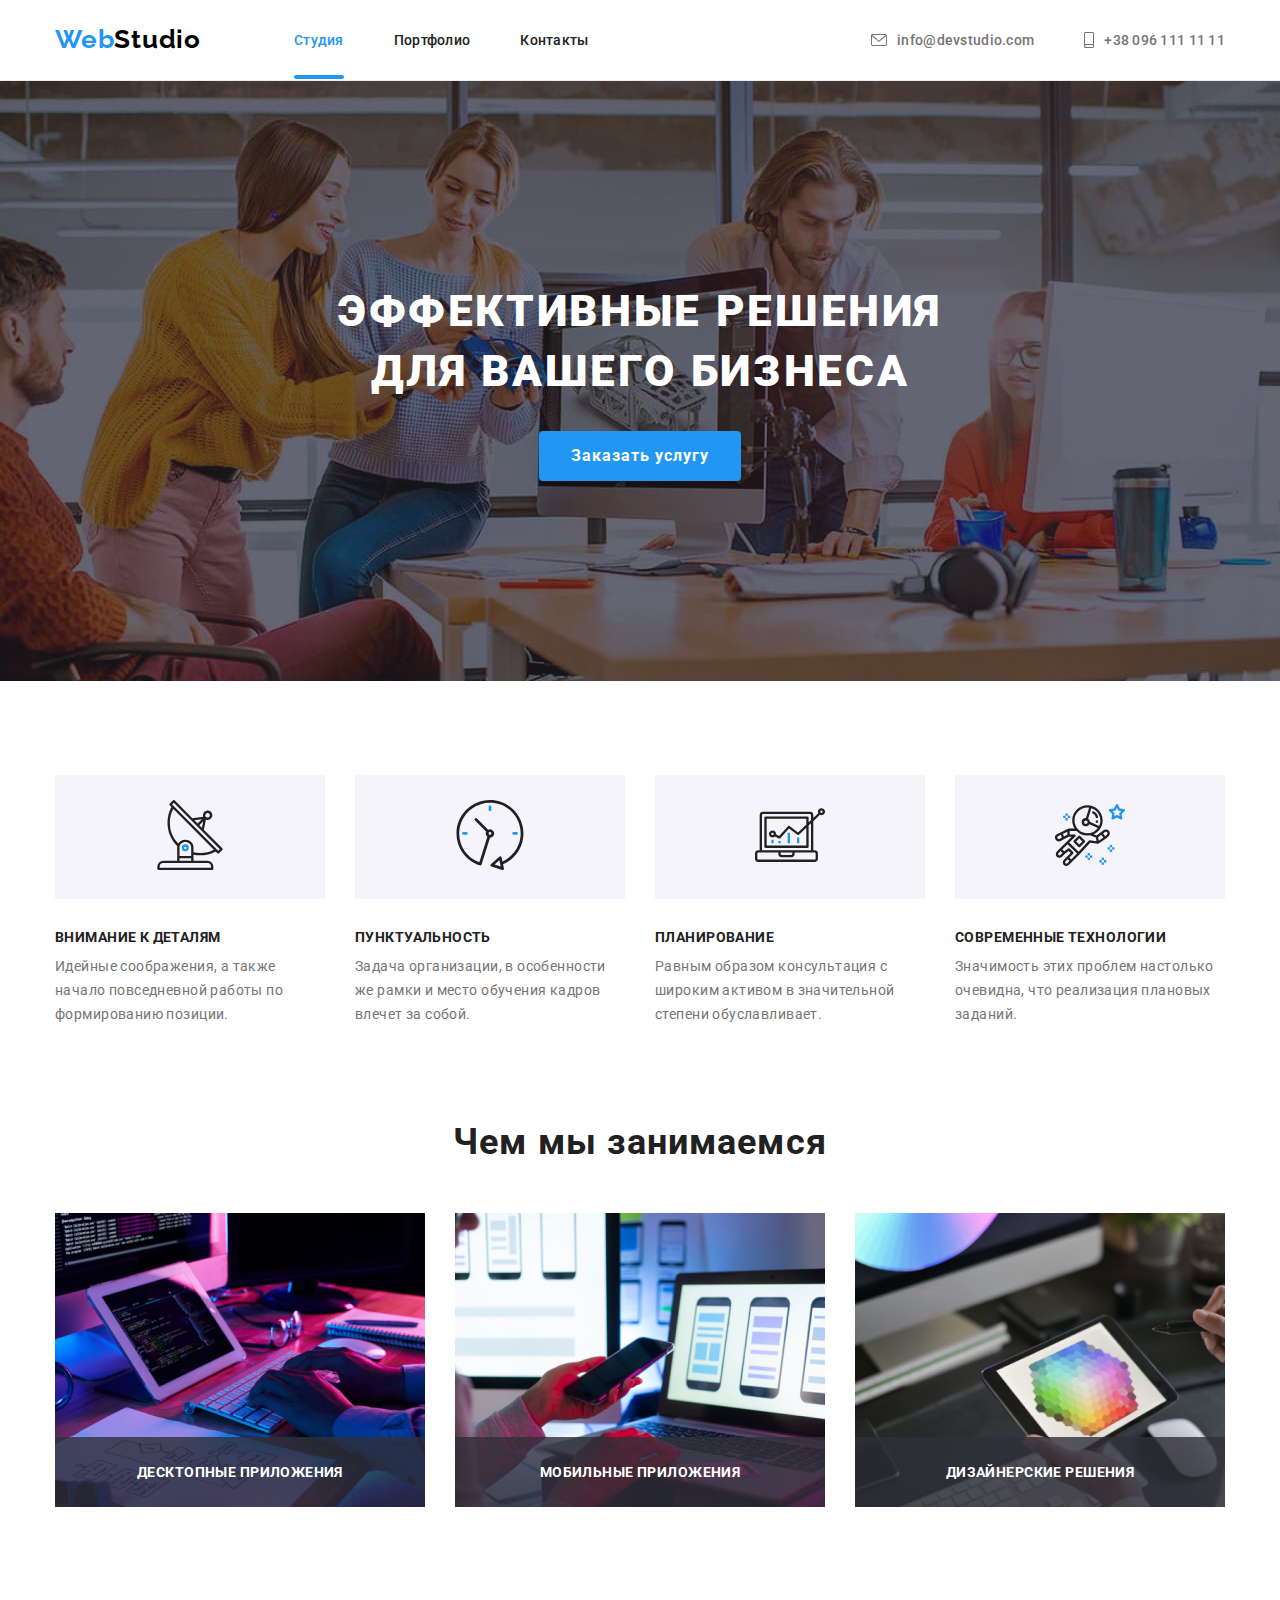
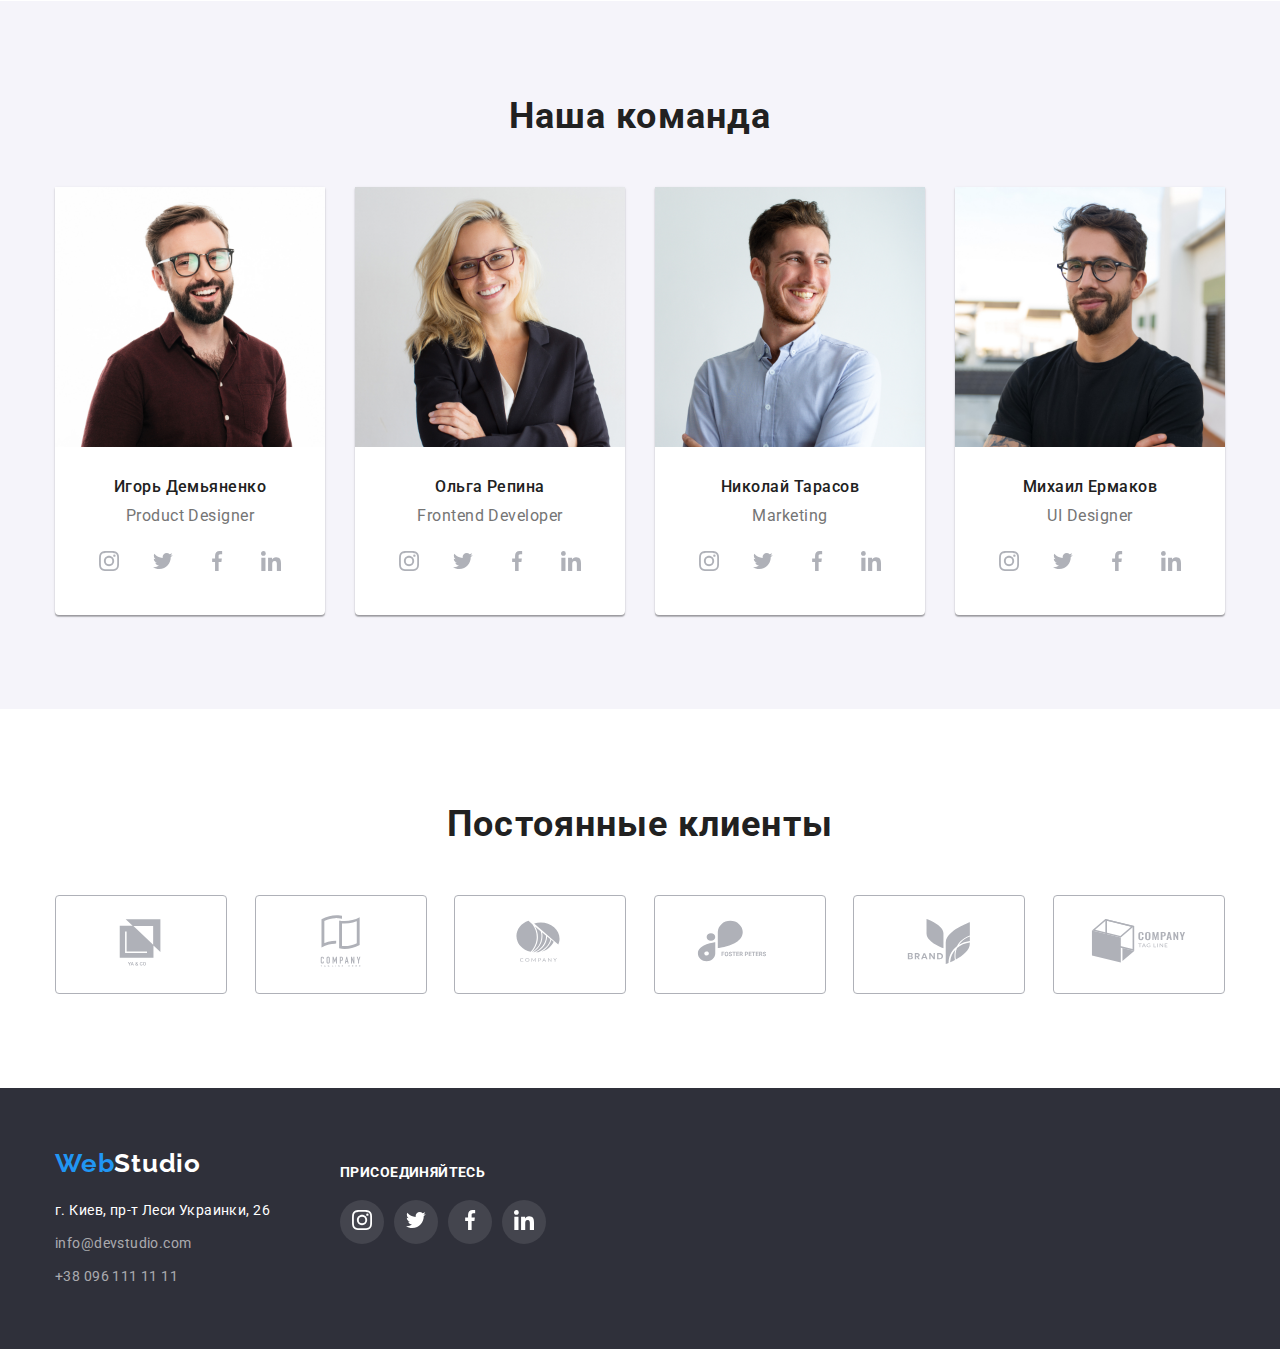
<file: index.html>
<!DOCTYPE html>
<html lang="ru">
<head>
    <meta charset="UTF-8">
    <meta http-equiv="X-UA-Compatible" content="IE=edge">
    <meta name="viewport" content="width=device-width, initial-scale=1.0">
    <title>goit-markup-hw-01</title>
    <link rel="preconnect" href="https://fonts.gstatic.com">
    <link href="https://fonts.googleapis.com/css2?family=Raleway:wght@700&family=Roboto:wght@400;500;700;900&display=swap"
        rel="stylesheet">
    <link rel="stylesheet" href="https://cdnjs.cloudflare.com/ajax/libs/modern-normalize/1.0.0/modern-normalize.min.css">
    <link rel="stylesheet" href="./css/styles.css">
</head>
<body>
    <header class="page-header">
        <div class="container nav-media">
            <nav class="main-nav">
                <a href="./index.html" class="logo"> <span class="logo-primary">Web</span>Studio</a>
                <ul class="site-nav">
                    <li class="item"><a href="./index.html" class="link current">Студия</a></li>
                    <li class="item"><a href="./portfolio.html" class="link">Портфолио</a></li>
                    <li class="item"><a href="" class="link">Контакты</a></li>
                </ul>
            </nav>
            <ul class="site-media">
                <li class="item"><a href="mailto:info@devstudio.com" class="link"><svg class="icon" width="16px" height="12px">
                    <use href="./images/svg/symbol-defs.svg#envelope"></use>
                </svg>info@devstudio.com</a></li>
                <li class="item"><a href="tel:+380961111111" class="link"><svg class="icon" width="10px" height="16px">
                    <use href="./images/svg/symbol-defs.svg#smartphone"></use>
                </svg>+38 096 111 11 11</a></li>
            </ul>
        </div>
    </header>

    <main>
        <section class="hero">
            <div class="container">
                <h1 class="hero-title">Эффективные решения <br />для вашего бизнеса</h1>
                <button data-modal-open type="button" class="button primary">Заказать услугу</button>
            </div>
        </section>
        <section class="section">
            <div class="container">
                <h2 class="visually-hidden">Наши преимущества</h2>
                <ul class="features">
                    <li class="item">
                        <div class="features-icon">
                            <svg class="icon" width="70px" height="70px">
                                <use href="./images/svg/symbol-defs.svg#antenna1"></use>
                            </svg>
                        </div>  
                        <h3 class="features-title">Внимание к деталям</h3>
                        <p class="features-description">
                            Идейные соображения, а также начало повседневной работы по формированию позиции.
                        </p>
                    </li>
                    <li class="item">
                        <div class="features-icon">
                            <svg class="icon" width="70px" height="70px">
                                <use href="./images/svg/symbol-defs.svg#clock1"></use>
                            </svg>
                        </div>
                        <h3 class="features-title">Пунктуальность</h3>
                        <p class="features-description">
                            Задача организации, в особенности же рамки и место обучения кадров влечет за собой.
                        </p>
                    </li>
                    <li class="item">
                        <div class="features-icon">
                            <svg class="icon" width="70px" height="70px">
                                <use href="./images/svg/symbol-defs.svg#diagram1"></use>
                            </svg>
                        </div>
                        <h3 class="features-title">Планирование</h3>
                        <p class="features-description">
                            Равным образом консультация с широким активом в значительной степени обуславливает.
                        </p>
                    </li>
                    <li class="item">
                        <div class="features-icon">
                            <svg class="icon" width="70px" height="70px">
                                <use href="./images/svg/symbol-defs.svg#astronaut1"></use>
                            </svg>
                        </div>
                        <h3 class="features-title">Современные технологии</h3>
                        <p class="features-description">Значимость этих проблем настолько очевидна, что реализация плановых заданий.</p>
                    </li>
                </ul>
            </div>
        </section>
        <section class="section">
          <div class="container">
                <h2 class="section-title">Чем мы занимаемся</h2>
                <ul class="speciality">
                    <li class="item"> 
                        <div class="thumb">
                            <img src="./images/box1.jpg" alt="box1" width="370" class="speciality-image">
                            <p class="label">десктопные приложения</p>
                        </div>
                    </li>
                    <li class="item">
                        <div class="thumb">
                            <img src="./images/box2.jpg" alt="box2" width="370" class="speciality-image">
                            <p class="label">мобильные приложения</p>
                        </div>
                    </li>
                    <li class="item">
                        <div class="thumb">
                            <img src="./images/box3.jpg" alt="box3" width="370" class="speciality-image">
                            <p class="label">дизайнерские решения</p>
                        </div>
                    </li>
                </ul>
          </div>
        </section>
        <section class="section section-team">
            <div class="container">
                <h2 class="section-title">Наша команда</h2>
                <ul class="team">
                    <li class="member-list">
                        <img src="./images/img1.jpg" alt="img1" width="270" class="member-image">
                        <div class="member-info">
                            <p class="team-member">Игорь Демьяненко</p>
                            <p class="team-position">Product Designer</p>
                        </div>
                        <div class="socials">
                            <ul class="member-socials">
                                <li class="item">
                                    <button type="button" class="button"><svg class="button-socials" width="20px" height="20px">
                                            <use href="./images/svg/symbol-defs.svg#instagram"></use>
                                        </svg></button>
                                </li>
                                <li class="item">
                                    <button type="button" class="button"><svg class="button-socials" width="20px" height="20px">
                                        <use href="./images/svg/symbol-defs.svg#twitter"></use>
                                    </svg></button></li>
                                    
                                </li>
                                <li class="item">
                                    <button type="button" class="button"><svg class="button-socials" width="20px" height="20px">
                                            <use href="./images/svg/symbol-defs.svg#facebook"></use>
                                        </svg></button>
                                </li>
                                <li class="item">
                                    <button type="button" class="button"><svg class="button-socials" width="20px" height="20px">
                                            <use href="./images/svg/symbol-defs.svg#linkedin"></use>
                                        </svg></button>
                                </li>
                            </ul>
                        </div>
                    </li>
                    <li class="member-list">
                        <img src="./images/img2.jpg" alt="img2" width="270" class="member-image">
                        <div class="member-info">
                            <p class="team-member">Ольга Репина</p>
                            <p class="team-position">Frontend Developer</p>
                        </div>
                        <div class="socials">
                            <ul class="member-socials">
                                <li class="item">
                                    <button type="button" class="button"><svg class="button-socials" width="20px" height="20px">
                                            <use href="./images/svg/symbol-defs.svg#instagram"></use>
                                        </svg></button>
                                </li>
                                <li class="item">
                                    <button type="button" class="button"><svg class="button-socials" width="20px" height="20px">
                                            <use href="./images/svg/symbol-defs.svg#twitter"></use>
                                        </svg></button>
                                </li>
                        
                                </li>
                                <li class="item">
                                    <button type="button" class="button"><svg class="button-socials" width="20px" height="20px">
                                            <use href="./images/svg/symbol-defs.svg#facebook"></use>
                                        </svg></button>
                                </li>
                                <li class="item">
                                    <button type="button" class="button"><svg class="button-socials" width="20px" height="20px">
                                            <use href="./images/svg/symbol-defs.svg#linkedin"></use>
                                        </svg></button>
                                </li>
                            </ul>
                        </div>
                    </li>
                    <li class="member-list">
                        <img src="./images/img3.jpg" alt="img3" width="270" class="member-image">
                        <div class="member-info">
                            <p class="team-member">Николай Тарасов</p>
                            <p class="team-position">Marketing</p>
                        </div>
                        <div class="socials">
                            <ul class="member-socials">
                                <li class="item">
                                    <button type="button" class="button"><svg class="button-socials" width="20px" height="20px">
                                            <use href="./images/svg/symbol-defs.svg#instagram"></use>
                                        </svg></button>
                                </li>
                                <li class="item">
                                    <button type="button" class="button"><svg class="button-socials" width="20px" height="20px">
                                            <use href="./images/svg/symbol-defs.svg#twitter"></use>
                                        </svg></button>
                                </li>
                        
                                </li>
                                <li class="item">
                                    <button type="button" class="button"><svg class="button-socials" width="20px" height="20px">
                                            <use href="./images/svg/symbol-defs.svg#facebook"></use>
                                        </svg></button>
                                </li>
                                <li class="item">
                                    <button type="button" class="button"><svg class="button-socials" width="20px" height="20px">
                                            <use href="./images/svg/symbol-defs.svg#linkedin"></use>
                                        </svg></button>
                                </li>
                            </ul>
                        </div>
                    </li>
                    <li class="member-list">
                        <img src="./images/img4.jpg" alt="img4" width="270" class="member-image">
                        <div class="member-info">
                            <p class="team-member">Михаил Ермаков</p>
                            <p class="team-position">UI Designer</p>
                        </div>
                        <div class="socials">
                            <ul class="member-socials">
                                <li class="item">
                                    <button type="button" class="button"><svg class="button-socials" width="20px" height="20px">
                                            <use href="./images/svg/symbol-defs.svg#instagram"></use>
                                        </svg></button>
                                </li>
                                <li class="item">
                                    <button type="button" class="button"><svg class="button-socials" width="20px" height="20px">
                                        <use href="./images/svg/symbol-defs.svg#twitter"></use>
                                    </svg></button></li>
                                    
                                </li>
                                <li class="item">
                                    <button type="button" class="button"><svg class="button-socials" width="20px" height="20px">
                                            <use href="./images/svg/symbol-defs.svg#facebook"></use>
                                        </svg></button>
                                </li>
                                <li class="item">
                                    <button type="button" class="button"><svg class="button-socials" width="20px" height="20px">
                                            <use href="./images/svg/symbol-defs.svg#linkedin"></use>
                                        </svg></button>
                                </li>
                            </ul>
                        </div>
                    </li>
                
                </ul>
            </div>
        </section>
        <section class="section">
            <div class="container">
                <h2 class="section-title">Постоянные клиенты</h2>
                <ul class="clients-icons">
                    <li class="item">
                        <button type="button" class="button"><svg class="button-clients" width="106px" height="60px">
                        <use href="./images/svg/symbol-defs.svg#Client1"></use>
                    </svg> </button>
                    </li>
                    <li class="item">
                        <button type="button" class="button"><svg class="button-clients" width="106px" height="60px">
                                <use href="./images/svg/symbol-defs.svg#Client2"></use>
                            </svg> </button>
                    </li>
                    <li class="item">
                        <button type="button" class="button"><svg class="button-clients" width="106px" height="60px">
                                <use href="./images/svg/symbol-defs.svg#Client3"></use>
                            </svg> </button>
                    </li>
                    <li class="item">
                        <button type="button" class="button"><svg class="button-clients" width="106px" height="60px">
                                <use href="./images/svg/symbol-defs.svg#Client4"></use>
                            </svg> </button>
                    </li>
                    <li class="item">
                        <button type="button" class="button"><svg class="button-clients" width="106px" height="60px">
                                <use href="./images/svg/symbol-defs.svg#Client5"></use>
                            </svg> </button>
                    </li>
                    <li class="item">
                        <button type="button" class="button"><svg class="button-clients" width="106px" height="60px">
                                <use href="./images/svg/symbol-defs.svg#Client6"></use>
                            </svg> </button>
                    </li>
                </ul>
            </div>
        </section>
        
    </main>

    <footer class="footer">
        <div class="container">
            <div class="address-info">
                <a href="./index.html" class="logo"> <span class="logo-primary">Web</span>Studio</a>
                <address>
                    <ul class="address">
                        <li>
                            <p class="item">г. Киев, пр-т Леси Украинки, 26</p>
                        </li>
                        <li class="media">
                            <p class="item">info@devstudio.com</p>
                        </li>
                        <li class="media">
                            <p class="item">+38 096 111 11 11</p>
                        </li>
                    </ul>
                </address>
            </div>
            <div class="social">
                    <p class="social-invite">присоединяйтесь</p>
                    <ul class="footer-socials">
                        <li class="item">
                            <button type="button" class="button"><svg class="button-socials" width="20px" height="20px">
                                    <use href="./images/svg/symbol-defs.svg#instagram"></use>
                                </svg></button>
                        </li>
                        <li class="item">
                            <button type="button" class="button"><svg class="button-socials" width="20px" height="20px">
                                    <use href="./images/svg/symbol-defs.svg#twitter"></use>
                                </svg></button>
                        </li>
                    
                        </li>
                        <li class="item">
                            <button type="button" class="button"><svg class="button-socials" width="20px" height="20px">
                                    <use href="./images/svg/symbol-defs.svg#facebook"></use>
                                </svg></button>
                        </li>
                        <li class="item">
                            <button type="button" class="button"><svg class="button-socials" width="20px" height="20px">
                                    <use href="./images/svg/symbol-defs.svg#linkedin"></use>
                                </svg></button>
                        </li>
                    </ul>

            </div>
        </div>
    </footer>

    <div data-modal class="backdrop is-hidden">
        <div class="modal">
            <button data-modal-close type="button" class="button"><svg class="button-close" width="30px" height="30px">
                <use href="./images/svg/symbol-defs.svg#close"></use>
                </svg>
            </button>

        </div>
    </div>

    <script src="./js/modal.js"></script>
</body>
</html>
</file>
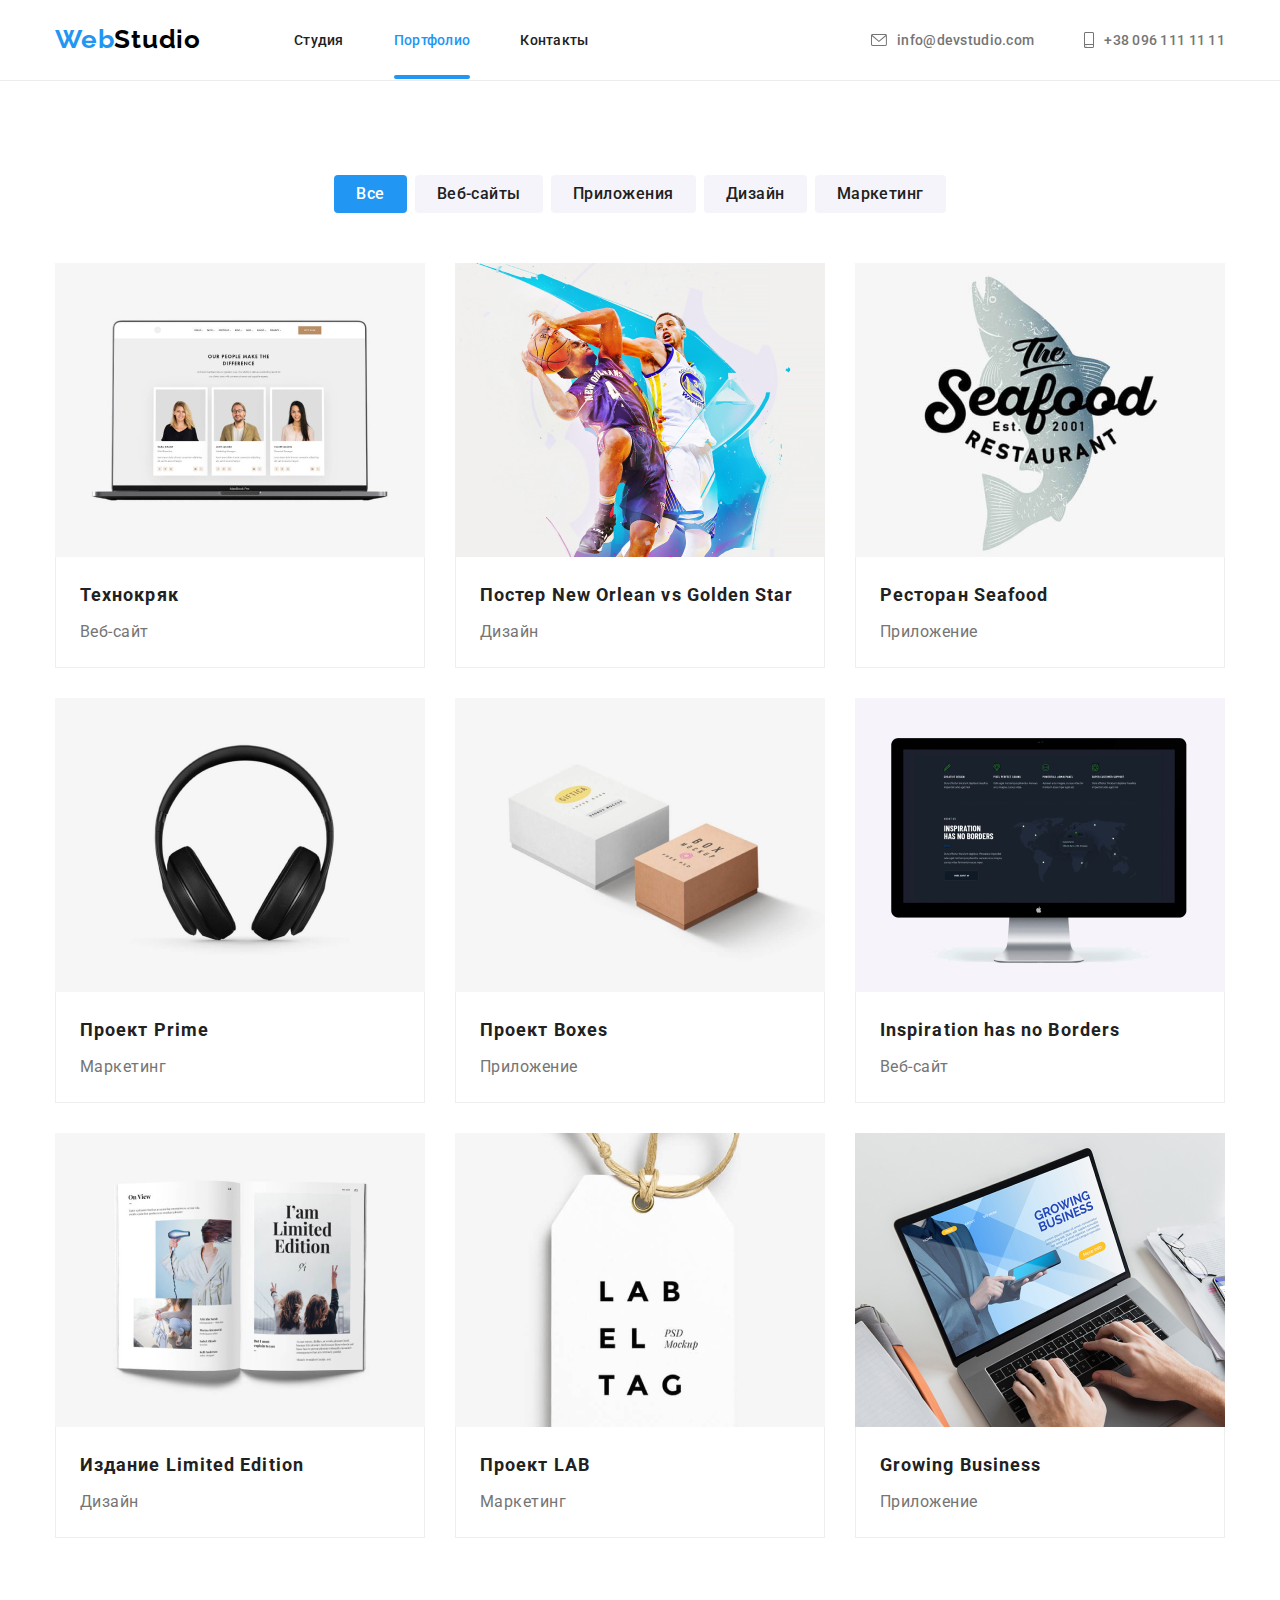
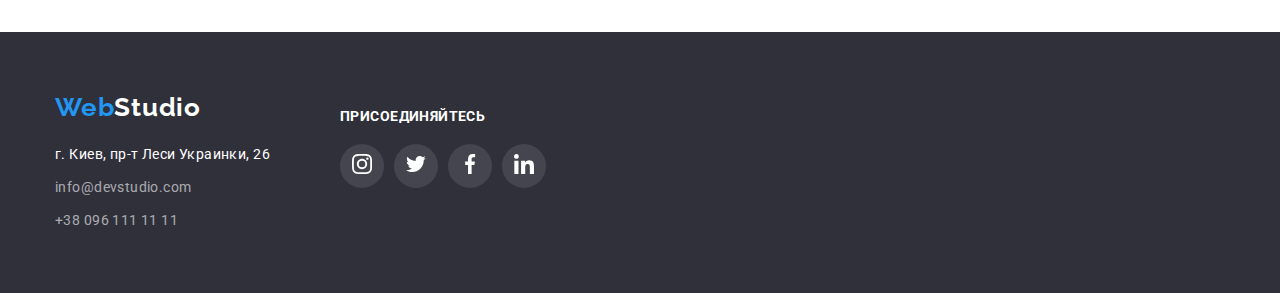
<file: portfolio.html>
<!DOCTYPE html>
<html lang="ru">
<head>
    <meta charset="UTF-8">
    <meta http-equiv="X-UA-Compatible" content="IE=edge">
    <meta name="viewport" content="width=device-width, initial-scale=1.0">
    <title>goit-markup-hw-01</title>
    <link rel="preconnect" href="https://fonts.gstatic.com">
    <link href="https://fonts.googleapis.com/css2?family=Raleway:wght@700&family=Roboto:wght@400;500;700;900&display=swap"
        rel="stylesheet">
    <link rel="stylesheet" href="https://cdnjs.cloudflare.com/ajax/libs/modern-normalize/1.0.0/modern-normalize.min.css">
    <link rel="stylesheet" href="./css/styles.css">
</head>
<body>
    <header class="page-header">
        <div class="container nav-media">
               <nav class="main-nav">
                <a href="./index.html" class="logo"> <span class="logo-primary">Web</span>Studio</a>
                <ul class="site-nav">
                    <li class="item"><a href="./index.html" class="link">Студия</a></li>
                    <li class="item"><a href="./portfolio.html" class="link current">Портфолио</a></li>
                    <li class="item"><a href="" class="link">Контакты</a></li>
                </ul>
            </nav>
            <ul class="site-media">
                <li class="item"><a href="mailto:info@devstudio.com" class="link"><svg class="icon" width="16px"
                            height="12px">
                            <use href="./images/svg/symbol-defs.svg#envelope"></use>
                        </svg>info@devstudio.com</a></li>
                <li class="item"><a href="tel:+380961111111" class="link"><svg class="icon" width="10px" height="16px">
                            <use href="./images/svg/symbol-defs.svg#smartphone"></use>
                        </svg>+38 096 111 11 11</a></li>
            </ul>
        </div>
    </header>

    <main>
        <section class="portfolio"> 
            <div class="container">
                <h1 class="visually-hidden">Portfolio</h1>
                <ul class="filter">
                    <li class="item"><button type="button" class="button current">Все</button></li>
                    <li class="item"><button type="button" class="button">Веб-сайты</button></li>
                    <li class="item"><button type="button" class="button">Приложения</button></li>
                    <li class="item"><button type="button" class="button">Дизайн</button></li>
                    <li class="item"><button type="button" class="button">Маркетинг</button></li>
                </ul>
                <ul class="examples">
                    <li class="example-list">
                        <div class="example-thumb">
                            <img src="./images/portfolio1.jpg" alt="portfolio1" class="example-image">
                            <div class="example-overlay">
                                <div class="description">
                                    <p class="description-text">Технокряк это современная площадка распространения коронавируса. Компании используют эту
                                        платформу для цифрового
                                        шпионажа и атак на защищённые сервера конкурентов.</p>
                                </div>
                            </div>
                        </div>
                        <div class="example">
                            <p class="example-name">Технокряк</p>
                            <p class="example-filter">Веб-сайт</p>
                            </div>
                        
                    </li>
                    <li class="example-list">
                        <div class="example-thumb">
                            <img src="./images/portfolio2.jpg" alt="portfolio2" class="example-image">
                            <div class="example-overlay">
                                <div class="description">
                                    <p class="description-text">Технокряк это современная площадка распространения коронавируса. Компании
                                        используют эту
                                        платформу для цифрового
                                        шпионажа и атак на защищённые сервера конкурентов.</p>
                                </div>
                            </div>
                        </div>
                        <div class="example">
                            <p class="example-name">Постер New Orlean vs Golden Star</p>
                            <p class="example-filter">Дизайн</p>
                        </div>
                    </li>
                    <li class="example-list">
                        <div class="example-thumb">
                            <img src="./images/portfolio3.jpg" alt="portfolio3" class="example-image">
                            <div class="example-overlay">
                                <div class="description">
                                    <p class="description-text">Технокряк это современная площадка распространения коронавируса. Компании
                                        используют эту
                                        платформу для цифрового
                                        шпионажа и атак на защищённые сервера конкурентов.</p>
                                </div>
                            </div>
                        </div>
                        <div class="example">
                            <p class="example-name">Ресторан Seafood</p>
                            <p class="example-filter">Приложение</p>
                        </div>
                    </li>
                    <li class="example-list">
                        <div class="example-thumb">
                            <img src="./images/portfolio4.jpg" alt="portfolio4" class="example-image">
                            <div class="example-overlay">
                                <div class="description">
                                    <p class="description-text">Технокряк это современная площадка распространения коронавируса. Компании
                                        используют эту
                                        платформу для цифрового
                                        шпионажа и атак на защищённые сервера конкурентов.</p>
                                </div>
                            </div>
                        </div>
                        <div class="example">
                            <p class="example-name">Проект Prime</p>
                            <p class="example-filter">Маркетинг</p>
                        </div>
                    </li>
                    <li class="example-list">
                        <div class="example-thumb">
                            <img src="./images/portfolio5.jpg" alt="portfolio5" class="example-image">
                            <div class="example-overlay">
                                <div class="description">
                                    <p class="description-text">Технокряк это современная площадка распространения коронавируса. Компании
                                        используют эту
                                        платформу для цифрового
                                        шпионажа и атак на защищённые сервера конкурентов.</p>
                                </div>
                            </div>
                        </div>
                        <div class="example">
                            <p class="example-name">Проект Boxes</p>
                            <p class="example-filter">Приложение</p>
                        </div>
                    </li>
                    <li class="example-list">
                        <div class="example-thumb">
                            <img src="./images/portfolio6.jpg" alt="portfolio6" class="example-image">
                            <div class="example-overlay">
                                <div class="description">
                                    <p class="description-text">Технокряк это современная площадка распространения коронавируса. Компании
                                        используют эту
                                        платформу для цифрового
                                        шпионажа и атак на защищённые сервера конкурентов.</p>
                                </div>
                            </div>
                        </div>
                        <div class="example">
                            <p class="example-name">Inspiration has no Borders</p>
                            <p class="example-filter">Веб-сайт</p>
                        </div>
                    </li>
                    <li class="example-list">
                        <div class="example-thumb">
                            <img src="./images/portfolio7.jpg" alt="portfolio7" class="example-image">
                            <div class="example-overlay">
                                <div class="description">
                                    <p class="description-text">Технокряк это современная площадка распространения коронавируса. Компании
                                        используют эту
                                        платформу для цифрового
                                        шпионажа и атак на защищённые сервера конкурентов.</p>
                                </div>
                            </div>
                        </div>
                        <div class="example">
                            <p class="example-name">Издание Limited Edition</p>
                            <p class="example-filter">Дизайн</p>
                        </div>
                    </li>
                    <li class="example-list">
                        <div class="example-thumb">
                            <img src="./images/portfolio8.jpg" alt="portfolio8" class="example-image">
                            <div class="example-overlay">
                                <div class="description">
                                    <p class="description-text">Технокряк это современная площадка распространения коронавируса. Компании
                                        используют эту
                                        платформу для цифрового
                                        шпионажа и атак на защищённые сервера конкурентов.</p>
                                </div>
                            </div>
                        </div>
                        <div class="example">
                            <p class="example-name">Проект LAB</p>
                            <p class="example-filter">Маркетинг</p>
                        </div>
                    </li>
                    <li class="example-list">
                        <div class="example-thumb">
                            <img src="./images/portfolio9.jpg" alt="portfolio9" class="example-image">
                            <div class="example-overlay">
                                <div class="description">
                                    <p class="description-text">Технокряк это современная площадка распространения коронавируса. Компании
                                        используют эту
                                        платформу для цифрового
                                        шпионажа и атак на защищённые сервера конкурентов.</p>
                                </div>
                            </div>
                        </div>
                        <div class="example">
                            <p class="example-name">Growing Business</p>
                            <p class="example-filter">Приложение</p>
                        </div>
                    </li>
                </ul>
            </div>
        </section>

    </main>

    <footer class="footer">
        <div class="container">
            <div class="address-info">
                <a href="./index.html" class="logo"> <span class="logo-primary">Web</span>Studio</a>
                <address>
                    <ul class="address">
                        <li>
                            <p class="item">г. Киев, пр-т Леси Украинки, 26</p>
                        </li>
                        <li class="media">
                            <p class="item">info@devstudio.com</p>
                        </li>
                        <li class="media">
                            <p class="item">+38 096 111 11 11</p>
                        </li>
                    </ul>
                </address>
            </div>
            <div class="social">
                <p class="social-invite">присоединяйтесь</p>
                <ul class="footer-socials">
                    <li class="item">
                        <button type="button" class="button"><svg class="button-socials" width="20px" height="20px">
                                <use href="./images/svg/symbol-defs.svg#instagram"></use>
                            </svg></button>
                    </li>
                    <li class="item">
                        <button type="button" class="button"><svg class="button-socials" width="20px" height="20px">
                                <use href="./images/svg/symbol-defs.svg#twitter"></use>
                            </svg></button>
                    </li>
    
                    </li>
                    <li class="item">
                        <button type="button" class="button"><svg class="button-socials" width="20px" height="20px">
                                <use href="./images/svg/symbol-defs.svg#facebook"></use>
                            </svg></button>
                    </li>
                    <li class="item">
                        <button type="button" class="button"><svg class="button-socials" width="20px" height="20px">
                                <use href="./images/svg/symbol-defs.svg#linkedin"></use>
                            </svg></button>
                    </li>
                </ul>
    
            </div>
        </div>
    </footer>
 </body>
</html>
</file>
<file: css/styles.css>
:root {
  --nav-text-color: rgba(33, 33, 33, 1);
  --title-text-color: rgba(33, 33, 33, 1);
  --text-color: rgba(117, 117, 117, 1);
  --accent-color: rgba(33, 150, 243, 1);
  --primary-bg-color: #ffffff;
  --secondary-bg-color: rgba(47, 48, 58, 1);
  --white-color: rgba(255, 255, 255, 1);
  --button-background: rgba(245, 244, 250, 1);
  --card-set-gap: 30px;
  --socials-color: #afb1b8;
  --backdrop-color: rgba(0, 0, 0, 0.2);
}

body {
  background-color: var(--primary-bg-color);
  color: var(--text-color);
  font-family: Roboto;
}

/* Header */

.page-header {
  border-bottom: 1px solid #ececec;
}

.container {
  width: 1200px;
  padding-left: 15px;
  padding-right: 15px;
  margin: 0 auto;
}

.nav-media {
  display: flex;
  align-items: center;
}

.main-nav {
  display: flex;
  align-items: center;
}

.site-nav {
  display: flex;
  list-style: none;
  margin-left: 93px;
}

.site-media {
  list-style: none;
  display: flex;
  margin-left: auto;
  align-items: center;
}

.site-nav .item:not(:last-child) {
  margin-right: 50px;
}

.site-nav .link,
.site-media .item {
  padding-top: 32px;
  padding-bottom: 32px;
}

.site-media .item:not(:last-child) {
  margin-right: 50px;
}

.logo {
  color: rgba(0, 0, 0, 1);
  font-family: Raleway;
  font-weight: bold;
  font-size: 26px;
  line-height: 1.192;
  letter-spacing: 0.03em;
  text-decoration: none;
  padding-bottom: 25px;
  padding-top: 24px;
  transition: color 250ms cubic-bezier(0.4, 0, 0.2, 1);
}

.logo-primary {
  color: rgba(33, 150, 243, 1);
}

.logo:hover,
.logo:focus {
  color: var(--accent-color);
}

.site-nav .link {
  color: var(--nav-text-color);
  font-weight: 500;
  font-size: 14px;
  line-height: 1.143;
  letter-spacing: 0.02em;
  text-decoration: none;
  transition: color 250ms cubic-bezier(0.4, 0, 0.2, 1);
}

.site-nav .item {
  position: relative;
}

.site-nav .item::after {
  position: absolute;
  width: 100%;
  bottom: 0;
  left: 0;
  content: "";
  outline: 1px solid var(--accent-color);
  opacity: 0;
  transition: opacity 250ms cubic-bezier(0.4, 0, 0.2, 1);
}

.site-nav .item:hover::after {
  opacity: 1;
}

.site-nav .link:hover,
.site-nav .link:focus,
.site-media .link:hover,
.site-media .link:focus {
  color: var(--accent-color);
}

.site-nav .link.current {
  position: relative;
  color: var(--accent-color);
}

.site-nav .link.current::after {
  content: "";
  position: absolute;
  width: 100%;
  height: 4px;
  bottom: 1px;
  left: 0;
  background: #2196f3;
  border-radius: 2px;
}

.site-media .link {
  display: flex;
  align-items: center;
  color: var(--text-color);
  font-weight: 500;
  font-size: 14px;
  line-height: 1.143;
  letter-spacing: 0.02em;
  text-decoration: none;
}

.site-media,
.site-nav {
  padding: 0px;
  margin-top: 0;
  margin-bottom: 0;
}

.site-media .icon {
  margin-right: 10px;
  fill: currentColor;
}

/* Main */
/* hero-section */

.hero {
  max-width: 1600px;
  height: 600px;
  background-color: var(--secondary-bg-color);
  background-image: linear-gradient(
      to right,
      rgba(47, 48, 58, 0.4),
      rgba(47, 48, 58, 0.4)
    ),
    url(../images/img9.jpg);
  background-repeat: no-repeat;
  background-position: center;
  padding-top: 200px;
  padding-bottom: 200px;
  margin: auto;
}

.hero-title {
  margin-top: 0px;
  margin-bottom: 30px;
  margin-left: auto;
  margin-right: auto;
  color: var(--white-color);
  font-weight: 900;
  font-size: 44px;
  line-height: 1.364;
  text-align: center;
  letter-spacing: 0.06em;
  text-transform: uppercase;
}

.button.primary {
  color: var(--white-color);
  background-color: var(--accent-color);
  box-shadow: 0px 4px 4px rgba(0, 0, 0, 0.15);
  border-radius: 4px;
  font-weight: bold;
  font-size: 16px;
  line-height: 1.875;
  display: flex;
  align-items: center;
  text-align: center;
  letter-spacing: 0.06em;
  font-family: inherit;
  cursor: pointer;
  padding: 10px 32px;
  border: 0px;
  margin: auto;
}

/* features-section */

.visually-hidden {
  position: absolute;
  clip: rect(0 0 0 0);
  width: 1px;
  height: 1px;
  margin: -1px;
}
.section {
  padding-top: 94px;
}

.section-title {
  color: var(--title-text-color);
  font-weight: bold;
  font-size: 36px;
  line-height: 1.167;
  text-align: center;
  letter-spacing: 0.03em;
  margin: 0;
  margin-bottom: 50px;
}

.features {
  display: flex;
  list-style: none;
  padding: 0px;
  margin-top: 0;
  margin-bottom: 0;
}

.features .item {
  width: 270px;
}

.features-icon {
  text-align: center;
  background-color: #f5f4fa;
  padding: 25px 100px;
  margin-bottom: 30px;
}

.features .item:not(:last-child) {
  margin-right: 30px;
}

.features-title {
  color: var(--title-text-color);
  font-weight: bold;
  font-size: 14px;
  line-height: 1.143;
  letter-spacing: 0.03em;
  text-transform: uppercase;
  margin-top: 0px;
  margin-bottom: 10px;
}

.features-description {
  font-weight: normal;
  font-size: 14px;
  line-height: 1.714;
  letter-spacing: 0.03em;
  margin: 0;
}

/* speciality */

.speciality {
  display: flex;
  list-style: none;
  padding-bottom: 94px;
  margin: 0 auto;
  padding-left: 0;
}

.speciality .item:not(:last-child) {
  margin-right: 30px;
}

.speciality-image {
  display: block;
  max-width: 100%;
  height: auto;
}

.speciality .thumb {
  position: relative;
}

.label {
  position: absolute;
  bottom: 0;
  left: 0;
  width: 100%;
  margin: 0;
  padding: 27px;
  font-weight: bold;
  font-size: 14px;
  line-height: 1.143;
  text-align: center;
  letter-spacing: 0.03em;
  text-transform: uppercase;
  color: var(--white-color);
  background-color: rgba(47, 48, 58, 0.8);
  border: none;
}

/* team */

.team {
  display: flex;
  list-style: none;
  padding-bottom: 94px;
  padding-left: 0;
  margin: 0;
}

.team .member-list:not(:last-child) {
  margin-right: 30px;
}

.section-team {
  background-color: rgba(245, 244, 250, 1);
}

.member-list {
  background-color: var(--primary-bg-color);
  text-align: center;
  width: 270px;
  box-shadow: 0px 1px 3px rgba(0, 0, 0, 0.12), 0px 1px 1px rgba(0, 0, 0, 0.14),
    0px 2px 1px rgba(0, 0, 0, 0.2);
  border-radius: 0px 0px 4px 4px;
}

.member-info {
  padding-top: 30px;
  margin-bottom: 16px;
}

.member-image {
  display: block;
  max-width: 100%;
  height: auto;
}

.team-member {
  color: var(--title-text-color);
  font-weight: 500;
  font-size: 16px;
  line-height: 1.187;
  letter-spacing: 0.03em;
  margin: 0 0 10px 0;
}

.team-position {
  font-size: 16px;
  line-height: 1.187;
  text-align: center;
  letter-spacing: 0.03em;
  margin: 0;
}

.socials {
  padding: 0 32px 30px 32px;
}

.member-socials {
  display: flex;
  justify-content: space-between;
  list-style: none;
  padding-left: 0;
  margin: 0;
}

.member-socials .button {
  width: 44px;
  height: 44px;
  border: none;
  padding: 0;
  background-color: var(--primary-bg-color);
  border-radius: 50%;
  cursor: pointer;
  color: var(--socials-color);
  transition: color 250ms cubic-bezier(0.4, 0, 0.2, 1),
    background-color 250ms cubic-bezier(0.4, 0, 0.2, 1);
}

.button-socials {
  fill: currentColor;
}

.button:hover,
.button:focus {
  background-color: var(--accent-color);
  color: var(--white-color);
}

.clients-icons {
  display: flex;
  justify-content: space-between;
  list-style: none;
  padding-left: 0;
  padding-bottom: 94px;
  margin: 0;
}

.clients-icons .button {
  padding: 16px 32px;
  background-color: var(--primary-bg-color);
  border-radius: 50%;
  border: 1px solid #afb1b8;
  box-sizing: border-box;
  border-radius: 4px;
  cursor: pointer;
  color: var(--socials-color);
  transition: color 250ms cubic-bezier(0.4, 0, 0.2, 1),
    border-color 250ms cubic-bezier(0.4, 0, 0.2, 1);
}

.button-clients {
  fill: currentColor;
}

.clients-icons .button:hover,
.clients-icons .button:focus {
  color: var(--accent-color);
  border-color: var(--accent-color);
}

/* footer */

.footer {
  display: flex;
  background-color: var(--secondary-bg-color);
  max-width: 1600px;
  margin: 0 auto;
}

.footer .container {
  display: flex;
  align-items: center;
}

.footer .logo {
  display: inline-block;
  color: var(--white-color);
  margin: 0 0 20px 0;
  padding: 0;
}

.address {
  display: inline-block;
  color: var(--white-color);
  font-family: Roboto;
  font-style: normal;
  font-weight: normal;
  font-size: 14px;
  line-height: 1.714;
  letter-spacing: 0.03em;
  list-style: none;
  padding-left: 0;
  margin: 0;
  padding-bottom: 60px;
}

.address .item {
  margin: 0;
}

.footer .media {
  color: rgba(255, 255, 255, 0.6);
  margin-top: 9px;
}

.footer-socials {
  display: flex;
  align-items: center;
  list-style: none;
  padding-left: 0;
  margin: 0;
}

.social-invite {
  font-weight: bold;
  font-size: 14px;
  line-height: 1.143;
  letter-spacing: 0.03em;
  text-transform: uppercase;
  color: var(--white-color);
  margin: 0;
  margin-bottom: 20px;
}

.footer-socials .button {
  width: 44px;
  height: 44px;
  border: none;
  padding: 0;
  background-color: rgba(255, 255, 255, 0.1);
  border-radius: 50%;
  cursor: pointer;
  color: var(--white-color);
  transition: background-color 250ms cubic-bezier(0.4, 0, 0.2, 1);
}

.address-info {
  margin-right: 70px;
  padding-top: 60px;
}

.footer .social {
  padding-top: 72px;
  padding-bottom: 100px;
}

.footer-socials .item:not(:last-child) {
  margin-right: 10px;
}

.footer-socials .button:hover,
.footer-socials .button:focus {
  background-color: var(--accent-color);
}

.backdrop {
  position: fixed;
  top: 0;
  left: 0;
  width: 100%;
  height: 100%;
  background-color: var(--backdrop-color);
  opacity: 1;
  transition: opacity 250ms cubic-bezier(0.4, 0, 0.2, 1);
}

.backdrop.is-hidden {
  opacity: 0;
  pointer-events: none;
}

.backdrop.is-hidden .modal {
  transform: translate(-50%, -50%) scale(1.1);
  opacity: 0;
}

.modal {
  position: relative;
  width: 528px;
  height: 581px;
  background-color: var(--primary-bg-color);
  position: absolute;
  top: 50%;
  left: 50%;
  transform: translate(-50%, -50%) scale(1);
  opacity: 1;
  transition: transform 250ms cubic-bezier(0.4, 0, 0.2, 1),
    opacity 250ms cubic-bezier(0.4, 0, 0.2, 1);
}

.modal .button {
  position: absolute;
  padding: 0;
  top: 8px;
  right: 8px;
  width: 30px;
  height: 30px;
  border: 0px;
  background-color: var(--primary-bg-color);
  cursor: pointer;
}

.button-close {
  margin: 0;
  border-radius: 50%;
  border: 1px solid rgba(0, 0, 0, 0.1);
  background-color: var(--primary-bg-color);
  padding: 5px;
}

/* portfolio */

.portfolio {
  padding-top: 94px;
  padding-bottom: 94px;
}

.filter {
  display: flex;
  justify-content: center;
  list-style: none;
  padding-left: 0;
  margin: 0 0 50px 0;
}

.filter .item:not(:last-child) {
  margin-right: 8px;
}

.filter .button.current {
  color: var(--white-color);
  background-color: var(--accent-color);
  /* box-shadow: 0px 3px 1px rgba(0, 0, 0, 0.1), 0px 1px 2px rgba(0, 0, 0, 0.08),
    0px 2px 2px rgba(0, 0, 0, 0.12); */
  border-radius: 4px;
  font-weight: 500;
  font-size: 16px;
  line-height: 1.625;
  text-align: center;
  letter-spacing: 0.03em;
  font-family: inherit;
  cursor: pointer;
  padding: 6px 22px;
  border: 0px;
  margin: auto;
}

.filter .button {
  color: var(--title-text-color);
  background-color: var(--button-background);
  border-radius: 4px;
  font-weight: 500;
  font-size: 16px;
  line-height: 1.625;
  text-align: center;
  letter-spacing: 0.03em;
  font-family: inherit;
  cursor: pointer;
  padding: 6px 22px;
  border: 0px;
  margin: auto;
  transition: color 250ms cubic-bezier(0.4, 0, 0.2, 1),
    background-color 250ms cubic-bezier(0.4, 0, 0.2, 1),
    box-shadow 250ms cubic-bezier(0.4, 0, 0.2, 1);
}

.filter .button:hover,
.filter .button:focus {
  box-shadow: 0px 3px 1px rgba(0, 0, 0, 0.1), 0px 1px 2px rgba(0, 0, 0, 0.08),
    0px 2px 2px rgba(0, 0, 0, 0.12);
  background-color: var(--accent-color);
  color: var(--white-color);
}

.example-list:hover,
.example-list:focus {
  box-shadow: 0px 1px 1px rgba(0, 0, 0, 0.12), 0px 4px 4px rgba(0, 0, 0, 0.06),
    1px 4px 6px rgba(0, 0, 0, 0.16);
}
.examples {
  display: flex;
  flex-wrap: wrap;
  list-style: none;
  padding: 0;
  margin: 0;
  margin-top: calc(-1 * var(--card-set-gap));
  margin-left: calc(-1 * var(--card-set-gap));
}

.examples > .example-list {
  background-color: var(--white-color);
  box-sizing: border-box;
  flex-basis: calc(100% / 3 - var(--card-set-gap));
  margin-left: var(--card-set-gap);
  margin-top: var(--card-set-gap);
  cursor: pointer;
  transition: box-shadow 250ms cubic-bezier(0.4, 0, 0.2, 1);
}

.example-thumb {
  position: relative;
  overflow: hidden;
}

/* .example-thumb::before {
  display: inline-block;
  content: "";
  position: absolute;
  top: 0;
  left: 0;
  width: 100%;
  height: 100%;
  background-color: rgba(33, 150, 243, 0.9);
} */

.example-overlay {
  position: absolute;
  top: 0;
  left: 0;
  width: 100%;
  height: 100%;
  background-color: rgba(33, 150, 243, 0.9);
  transform: translateY(100%);
  transition: transform 250ms cubic-bezier(0.4, 0, 0.2, 1);
}

.description {
  position: absolute;
  width: 322px;
  top: 50%;
  left: 50%;
  transform: translate(-50%, -50%);
}

.description-text {
  margin: 0;
  font-size: 18px;
  line-height: 1.555;
  letter-spacing: 0.03em;
  color: var(--white-color);
}

.example-list:hover .example-overlay,
.example-list:focus .example-overlay {
  transform: translateY(0);
}

.example-image {
  display: block;
  max-width: 100%;
  height: auto;
}

.example {
  padding: 20px 24px;
  border-bottom: 1px solid #eeeeee;
  border-left: 1px solid #eeeeee;
  border-right: 1px solid #eeeeee;
}

.example-name {
  color: var(--title-text-color);
  font-weight: bold;
  font-size: 18px;
  line-height: 2;
  letter-spacing: 0.06em;
  margin: 0;
  margin-bottom: 4px;
}

.example-filter {
  font-size: 16px;
  line-height: 1.875;
  letter-spacing: 0.03em;
  margin: 0;
}
</file>
